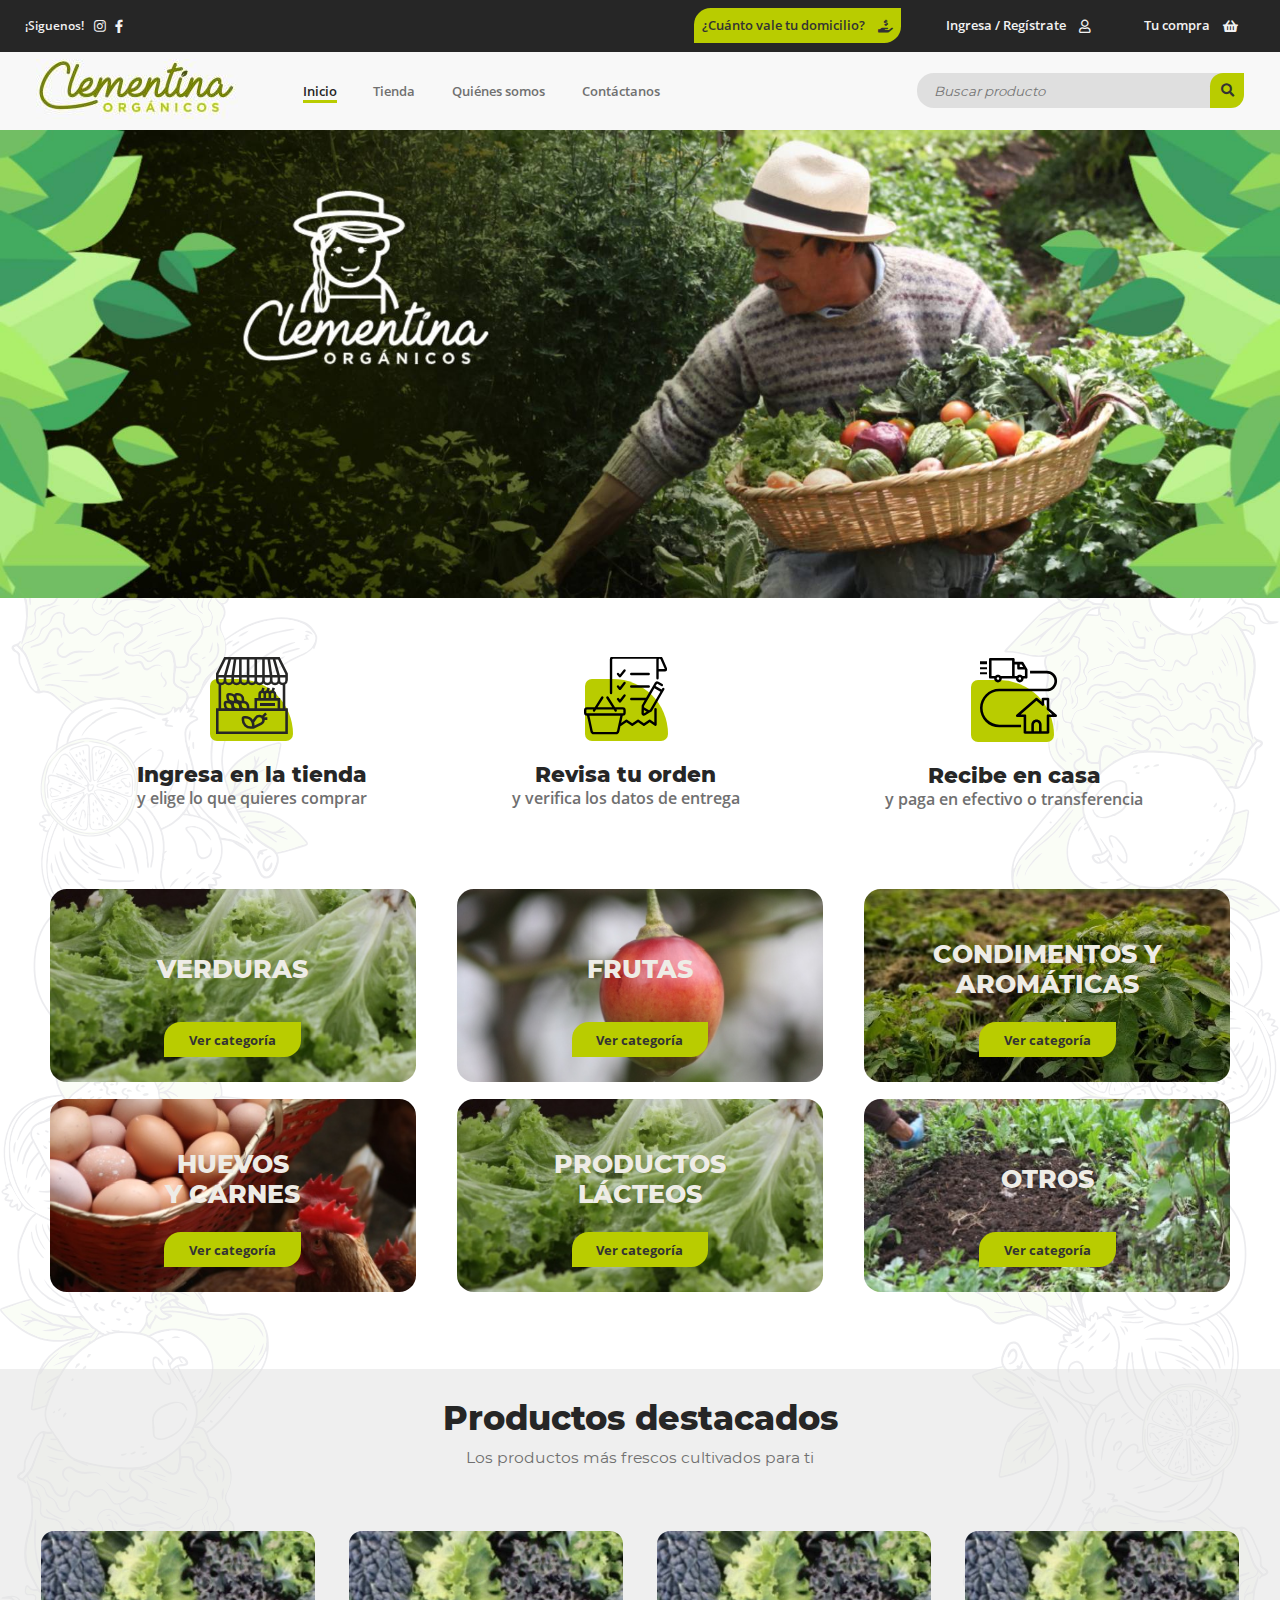
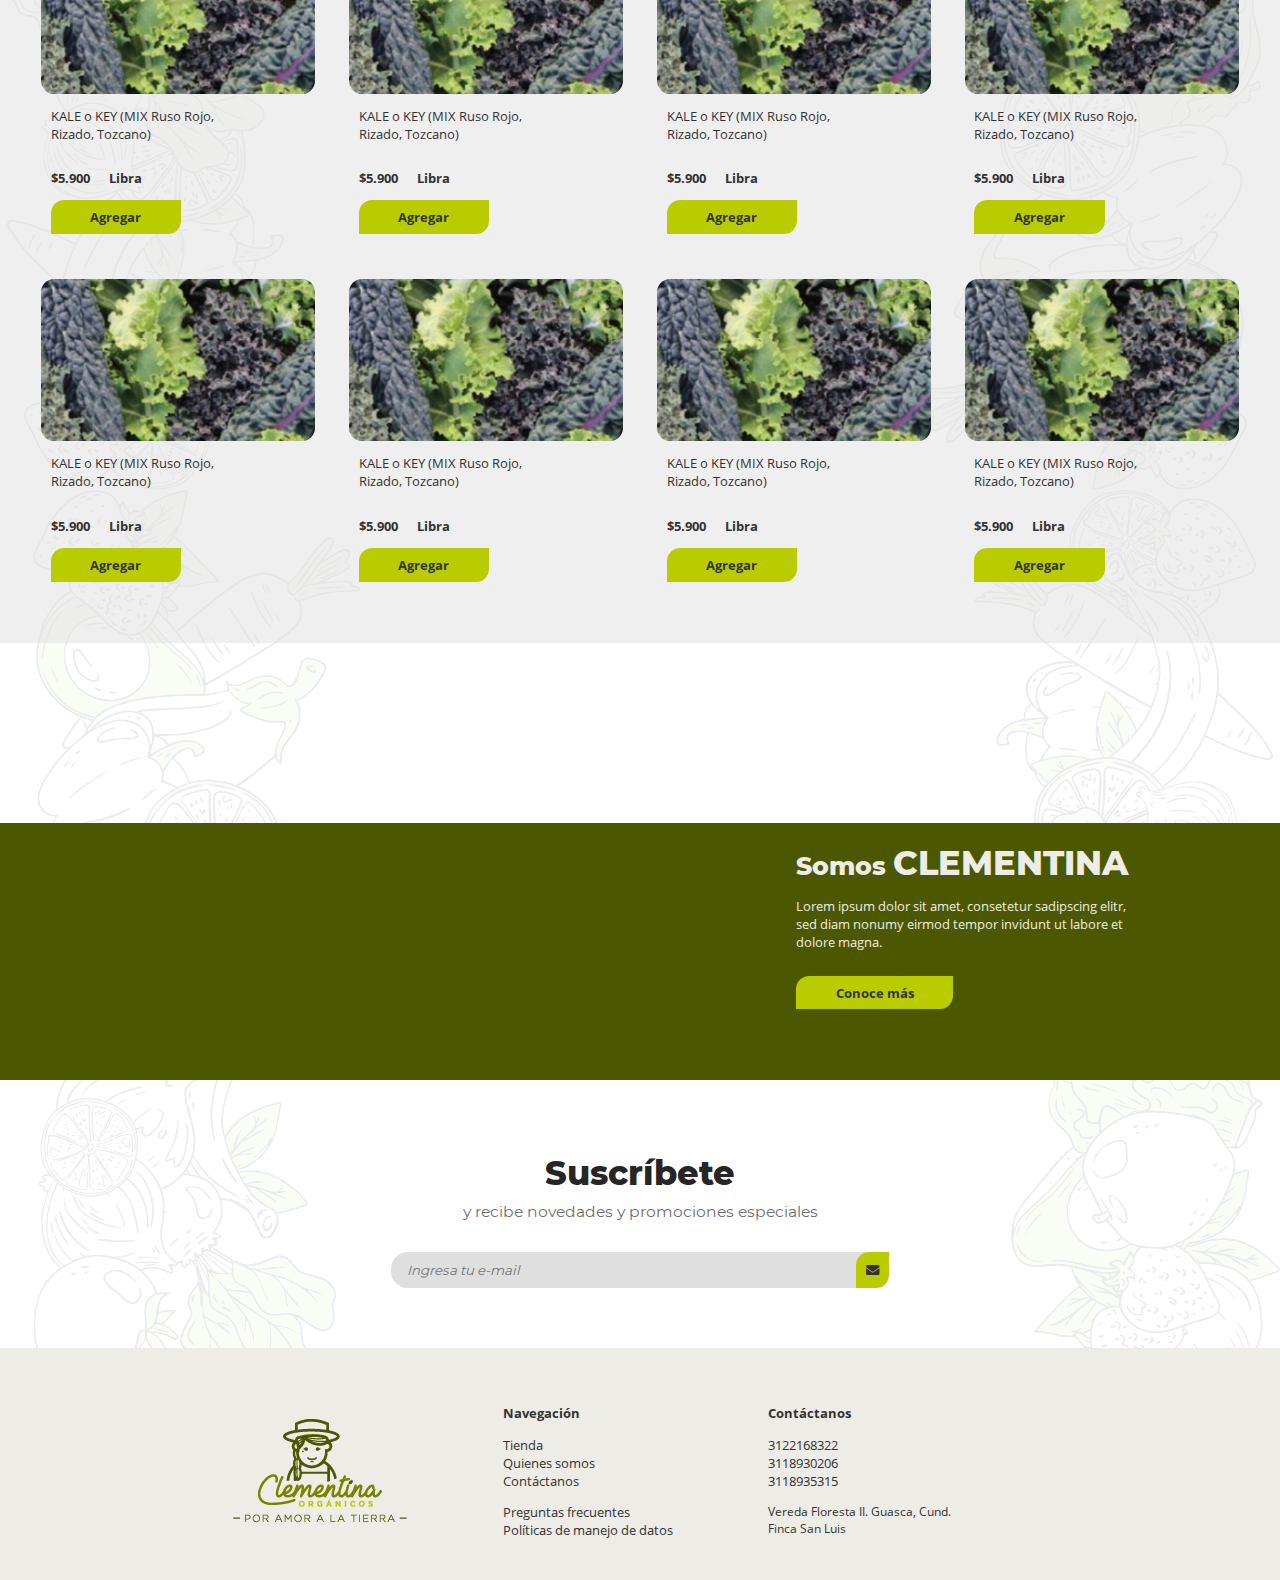
<file: index.html>
<!DOCTYPE html>
<html lang="en">

<head>
    <meta charset="UTF-8">
    <meta name="viewport" content="width=device-width, initial-scale=1.0">
    <link rel="stylesheet" href="styles/fontawesome/css/all.min.css">
    <link rel="stylesheet" href="styles/styles.css">
    <title>Home- Clementina Organicos</title>
</head>

<body>
    <header>
        <div class="topbar">
            <div class="redes">
                ¡Siguenos!
                <a href=""><i class="fab fa-instagram"></i></a>
                <a href=""><i class="fab fa-facebook-f"></i></a>
            </div>

            <div class="topbar-right">
                <a href="javascript:void(0)" class="login-carrito domicilio" onclick="openMod()">¿Cuánto vale tu domicilio? <i class="fas fa-hand-holding-usd"></i></a>
                <a href="javascript:void(0)" class="login-carrito" onclick="openModReg()">Ingresa / Regístrate <i class="far fa-user"></i></a>
                <a href="" class="login-carrito">Tu compra <i class="fas fa-shopping-basket"></i></a>
            </div>
        </div>

        <nav>
            <div class="logo">
                <img src="images/home/logo.jpg" alt="Logo">
            </div>
            <div class="menu" id="menu">
                <a href="index.html" class="active">Inicio</a>
                <a href="tienda.html">Tienda</a>
                <a href="quienes-somos.html">Quiénes somos</a>
                <a href="contacto.html">Contáctanos</a>
            </div>
            <a href="javascript:void(0)" class="menu-icon" onclick="displayMenu()"><i class="fas fa-bars"></i></a>
            <div class="formulary">
                <form id="search">
                    <input type="text" placeholder="Buscar producto">
                    <button>
                        <i class="fas fa-search"></i>
                    </button>
                </form>
            </div>
        </nav>
    </header>
    <div class="total">
        <section class="first-section">
            <div class="mainbanner">
                <img src="images/home/hombre-campo.jpg" alt="">
            </div>
            <div class="steps">
                <div class="step">
                    <img src="images/home/Grupo-37.svg" alt="Ingresa a la tienda">
                    <p>
                        <strong>Ingresa en la tienda</strong><br>y elige lo que quieres comprar
                    </p>
                </div>
                <div class="step">
                    <img src="images/home/Grupo-40.svg" alt="Revisa tu orden">
                    <p>
                        <strong>Revisa tu orden</strong><br>y verifica los datos de entrega
                    </p>
                </div>
                <div class="step">
                    <img src="images/home/Grupo-42.svg" alt="Recibe en casa">
                    <p>
                        <strong>Recibe en casa</strong><br>y paga en efectivo o transferencia
                    </p>
                </div>
            </div>
            <div class="home-category">
                <div>
                    <img src="images/home/verduras.jpg" alt="verduras">
                    <div>
                        <span class="title-category">VERDURAS</span>
                        <a href="" class="ver-categoria">Ver categoría</a>
                    </div>
                </div>
                <div>
                    <img src="images/home/frutas.jpg" alt="frutas">
                    <div>
                        <span class="title-category">FRUTAS</span>
                        <a href="" class="ver-categoria">Ver categoría</a>
                    </div>
                </div>
                <div>
                    <img src="images/home/condimentos-y-aromaticas.jpg" alt="condimentos y aromáticas">
                    <div>
                        <span class="title-category">CONDIMENTOS Y<br>AROMÁTICAS</span>
                        <a href="" class="ver-categoria">Ver categoría</a>
                    </div>
                </div>
                <div>
                    <img src="images/home/huevos-y-carnes.jpg" alt="huevos y carnes">
                    <div>
                        <span class="title-category">HUEVOS<br>Y CARNES</span>
                        <a href="" class="ver-categoria">Ver categoría</a>
                    </div>
                </div>
                <div>
                    <img src="images/home/verduras.jpg" alt="productos lácteos">
                    <div>
                        <span class="title-category">PRODUCTOS<br>LÁCTEOS</span>
                        <a href="" class="ver-categoria">Ver categoría</a>
                    </div>
                </div>
                <div>
                    <img src="images/home/otros.jpg" alt="otros">
                    <div>
                        <span class="title-category">OTROS</span>
                        <a href="" class="ver-categoria">Ver categoría</a>
                    </div>
                </div>
            </div>
        </section>

        <section class="productos-destacados">
            <div class="titulo-destacados">
                <h2>Productos destacados</h2>
                <p>Los productos más frescos cultivados para ti</p>
            </div>
            <div class="products">
                <div class="product-inner">
                    <img src="images/home/productos.jpg" alt="producto">
                    <div class="info-product">
                        <p class="name-product">KALE o KEY (MIX Ruso Rojo,<br>Rizado, Tozcano)</p>
                        <p>$5.900 &emsp; Libra</p>
                        <a href="" class="add-item">Agregar</a>
                    </div>
                </div>
                <div class="product-inner">
                    <img src="images/home/productos.jpg" alt="producto">
                    <div class="info-product">
                        <p class="name-product">KALE o KEY (MIX Ruso Rojo,<br>Rizado, Tozcano)</p>
                        <p>$5.900 &emsp; Libra</p>
                        <a href="" class="add-item">Agregar</a>
                    </div>
                </div>
                <div class="product-inner">
                    <img src="images/home/productos.jpg" alt="producto">
                    <div class="info-product">
                        <p class="name-product">KALE o KEY (MIX Ruso Rojo,<br>Rizado, Tozcano)</p>
                        <p>$5.900 &emsp; Libra</p>
                        <a href="" class="add-item">Agregar</a>
                    </div>
                </div>
                <div class="product-inner">
                    <img src="images/home/productos.jpg" alt="producto">
                    <div class="info-product">
                        <p class="name-product">KALE o KEY (MIX Ruso Rojo,<br>Rizado, Tozcano)</p>
                        <p>$5.900 &emsp; Libra</p>
                        <a href="" class="add-item">Agregar</a>
                    </div>
                </div>
                <div class="product-inner">
                    <img src="images/home/productos.jpg" alt="producto">
                    <div class="info-product">
                        <p class="name-product">KALE o KEY (MIX Ruso Rojo,<br>Rizado, Tozcano)</p>
                        <p>$5.900 &emsp; Libra</p>
                        <a href="" class="add-item">Agregar</a>
                    </div>
                </div>
                <div class="product-inner">
                    <img src="images/home/productos.jpg" alt="producto">
                    <div class="info-product">
                        <p class="name-product">KALE o KEY (MIX Ruso Rojo,<br>Rizado, Tozcano)</p>
                        <p>$5.900 &emsp; Libra</p>
                        <a href="" class="add-item">Agregar</a>
                    </div>
                </div>
                <div class="product-inner">
                    <img src="images/home/productos.jpg" alt="producto">
                    <div class="info-product">
                        <p class="name-product">KALE o KEY (MIX Ruso Rojo,<br>Rizado, Tozcano)</p>
                        <p>$5.900 &emsp; Libra</p>
                        <a href="" class="add-item">Agregar</a>
                    </div>
                </div>
                <div class="product-inner">
                    <img src="images/home/productos.jpg" alt="producto">
                    <div class="info-product">
                        <p class="name-product">KALE o KEY (MIX Ruso Rojo,<br>Rizado, Tozcano)</p>
                        <p>$5.900 &emsp; Libra</p>
                        <a href="" class="add-item">Agregar</a>
                    </div>
                </div>
            </div>
        </section>

        <section class="theerd-section">
            <div class="somos">
                <div class="video">
                    <iframe src="https://www.youtube.com/embed/hsK6StsFXP8" frameborder="0" allowfullscreen></iframe>
                </div>

                <div class="video-text">
                    <div class="video-content">
                        <h2>Somos <span>CLEMENTINA</span></h2>
                        <p>Lorem ipsum dolor sit amet, consetetur sadipscing elitr, sed diam nonumy eirmod tempor invidunt ut labore et dolore magna.</p>
                        <a href="" class="add-item">Conoce más</a>
                    </div>
                </div>
            </div>

            <div class="suscribe">
                <h2>Suscríbete</h2>
                <p>y recibe novedades y promociones especiales</p>
                <div class="formulary">
                    <form>
                        <input id="suscribe" type="text" placeholder="Ingresa tu e-mail">
                        <button><i class="fas fa-envelope"></i></button>
                    </form>
                </div>
            </div>
        </section>
    </div>

    <footer>
        <div class="logo-footer">
            <img src="images/footer/logo-footer.png" alt="logo clementina">
        </div>
        <div class="footer-menu">
            <div>
                <h2>Navegación</h2>
                <ul>
                    <li><a href="tienda.html">Tienda</a></li>
                    <li><a href="quienes-somos.html">Quienes somos</a></li>
                    <li><a href="contacto.html">Contáctanos</a></li>
                </ul>
                <ul>
                    <li><a href="#">Preguntas frecuentes</a></li>
                    <li><a href="#">Políticas de manejo de datos</a></li>
                </ul>

            </div>
            <div>
                <h2>Contáctanos</h2>
                <ul>
                    <li>3122168322</li>
                    <li>3118930206</li>
                    <li>3118935315</li>
                </ul>
                <p>Vereda Floresta II. Guasca, Cund.<br>Finca San Luis</p>
            </div>
        </div>
    </footer>

    <section class="mod-domicilio">
        <div class="box-dom">
            <h1>¿Cuánto vale mi domicilio?</h1>
            <a href="javascript:void(0)" class="close-mod" onclick="closeMod()"><i class="fas fa-times"></i></a>
            <img src="images/footer/mapa-domicilios.png" alt="">
        </div>
    </section>

    <section class="logIn">
        <div class="loginMod">
            <img src="images/footer/login.png" alt="">
            <a href="javascript:void(0)" class="closeModReg" onclick="closeModReg()"><i class="fas fa-times"></i></a>
            <h1>Ingresar con tu cuenta</h1>
            <p>Para realizar tu pedido debes identificarte</p>
            <form action="" class="loginForm">
                <div class="loginData">
                    <label for="email">Correo Electrónico</label>
                    <input type="email" name="emailaddress" id="email" required>
                </div>
                <div class="loginData">
                    <label for="passw">Password</label>
                    <input type="password" name="passw" id="passw" minlength="5" maxlength="10" required>
                </div>
                <div class="loginAdv">
                    <input type="checkbox" name="connected" id="connected" required>
                    <label for="connected">Mantenerme conectado</label>
                    <a href="new-pass.html" id="newPass">Olvidé mi contraseña</a>
                </div>
                <button class="add-item" id="register">Ingresar</button>
            </form>
            <hr>
            <p>¿Aún no tienes cuenta? <a href="resitro.html">Registrate</a></p>
        </div>
    </section>

    <script src="js/main.js"></script>
</body>

</html>
</file>
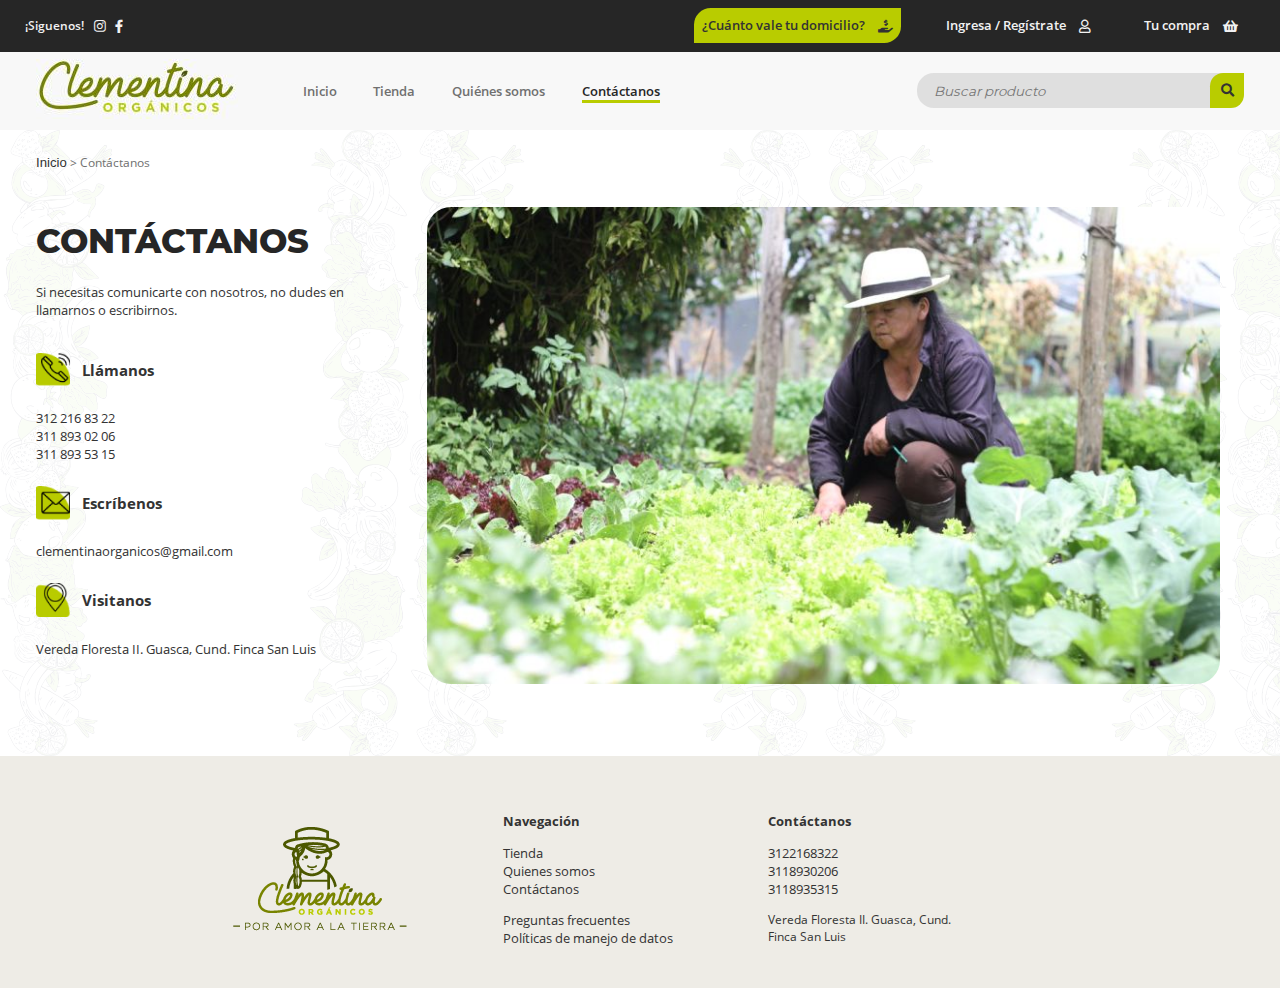
<file: contacto.html>
<!DOCTYPE html>
<html lang="en">

<head>
    <meta charset="UTF-8">
    <meta name="viewport" content="width=device-width, initial-scale=1.0">
    <link rel="stylesheet" href="styles/fontawesome/css/all.min.css">
    <link rel="stylesheet" href="styles/styles.css">
    <title>Contáctanos- Clementina Organicos</title>
</head>

<body>
    <header>
        <div class="topbar">
            <div class="redes">
                ¡Siguenos!
                <a href=""><i class="fab fa-instagram"></i></a>
                <a href=""><i class="fab fa-facebook-f"></i></a>
            </div>

            <div class="topbar-right">
                <a href="javascript:void(0)" class="login-carrito domicilio" onclick="openMod()">¿Cuánto vale tu domicilio? <i class="fas fa-hand-holding-usd"></i></a>
                <a href="javascript:void(0)" class="login-carrito" onclick="openModReg()">Ingresa / Regístrate <i class="far fa-user"></i></a>
                <a href="" class="login-carrito">Tu compra <i class="fas fa-shopping-basket"></i></a>
            </div>
        </div>

        <nav>
            <div class="logo">
                <img src="images/home/logo.jpg" alt="Logo">
            </div>
            <div class="menu" id="menu">
                <a href="index.html">Inicio</a>
                <a href="tienda.html">Tienda</a>
                <a href="quienes-somos.html">Quiénes somos</a>
                <a href="contacto.html" class="active">Contáctanos</a>
            </div>
            <a href="javascript:void(0)" class="menu-icon" onclick="displayMenu()"><i class="fas fa-bars"></i></a>
            <div class="formulary">
                <form id="search">
                    <input type="text" placeholder="Buscar producto">
                    <button>
                        <i class="fas fa-search"></i>
                    </button>
                </form>
            </div>
        </nav>
    </header>

    <section class="total">
        <div class="atras contactos">
            <a href="index.html">Inicio </a>
            <span>> Contáctanos</span>
        </div>
        <div class="contact">
            <div class="info">
                <h1>CONTÁCTANOS</h1>
                <p>Si necesitas comunicarte con nosotros, no dudes en llamarnos o escribirnos.</p>

                <div>
                    <img src="images/contacto/phone.png" alt="">
                    <h3>Llámanos</h3>
                </div>
                <ul>
                    <li>312 216 83 22</li>
                    <li>311 893 02 06</li>
                    <li>311 893 53 15</li>
                </ul>

                <div>
                    <img src="images/contacto/envelope.png" alt="">
                    <h3>Escríbenos</h3>
                </div>
                <ul>
                    <li>clementinaorganicos@gmail.com</li>
                </ul>

                <div>
                    <img src="images/contacto/pinpoint.png" alt="">
                    <h3>Visitanos</h3>
                </div>
                <ul>
                    <li>Vereda Floresta II. Guasca, Cund. Finca San Luis</li>
                </ul>
            </div>
            <img src="images/contacto/contact.jpg" alt="" id="main-img">
        </div>
    </section>

    <footer>
        <div class="logo-footer">
            <img src="images/footer/logo-footer.png" alt="logo clementina">
        </div>
        <div class="footer-menu">
            <div>
                <h2>Navegación</h2>
                <ul>
                    <li><a href="tienda.html">Tienda</a></li>
                    <li><a href="quienes-somos.html">Quienes somos</a></li>
                    <li><a href="contacto.html">Contáctanos</a></li>
                </ul>
                <ul>
                    <li><a href="#">Preguntas frecuentes</a></li>
                    <li><a href="#">Políticas de manejo de datos</a></li>
                </ul>

            </div>
            <div>
                <h2>Contáctanos</h2>
                <ul>
                    <li>3122168322</li>
                    <li>3118930206</li>
                    <li>3118935315</li>
                </ul>
                <p>Vereda Floresta II. Guasca, Cund.<br>Finca San Luis</p>
            </div>
        </div>
    </footer>

    <section class="mod-domicilio">
        <div class="box-dom">
            <h1>¿Cuánto vale mi domicilio?</h1>
            <a href="javascript:void(0)" class="close-mod" onclick="closeMod()"><i class="fas fa-times"></i></a>
            <img src="images/footer/mapa-domicilios.png" alt="">
        </div>
    </section>

    <section class="logIn">
        <div class="loginMod">
            <img src="images/footer/login.png" alt="">
            <a href="javascript:void(0)" class="closeModReg" onclick="closeModReg()"><i class="fas fa-times"></i></a>
            <h1>Ingresar con tu cuenta</h1>
            <p>Para realizar tu pedido debes identificarte</p>
            <form action="" class="loginForm">
                <div class="loginData">
                    <label for="email">Correo Electrónico</label>
                    <input type="email" name="emailaddress" id="email" required>
                </div>
                <div class="loginData">
                    <label for="passw">Password</label>
                    <input type="password" name="passw" id="passw" minlength="5" maxlength="10" required>
                </div>
                <div class="loginAdv">
                    <input type="checkbox" name="connected" id="connected" required>
                    <label for="connected">Mantenerme conectado</label>
                    <a href="new-pass.html" id="newPass">Olvidé mi contraseña</a>
                </div>
                <button class="add-item" id="register">Ingresar</button>
            </form>
            <hr>
            <p>¿Aún no tienes cuenta? <a href="resitro.html">Registrate</a></p>
        </div>
    </section>

    <script src="js/main.js"></script>
</body>

</html>
</file>
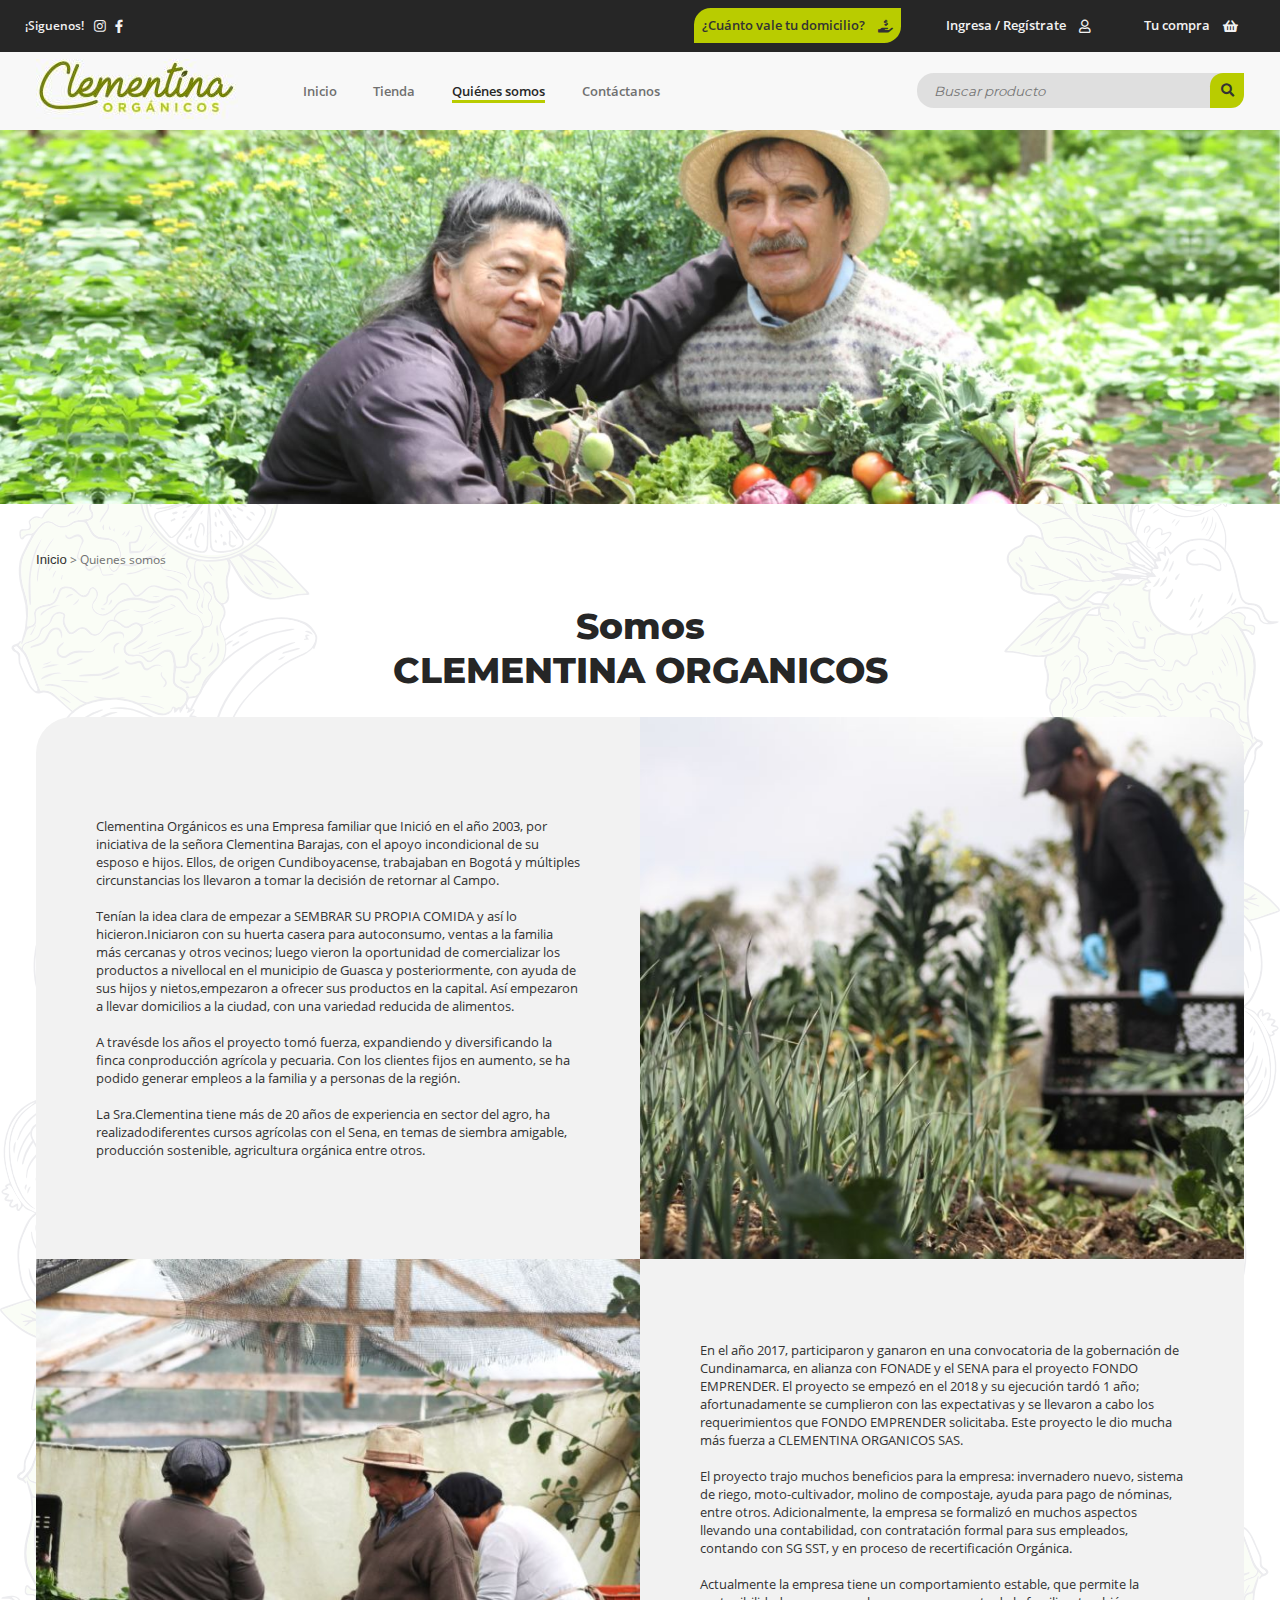
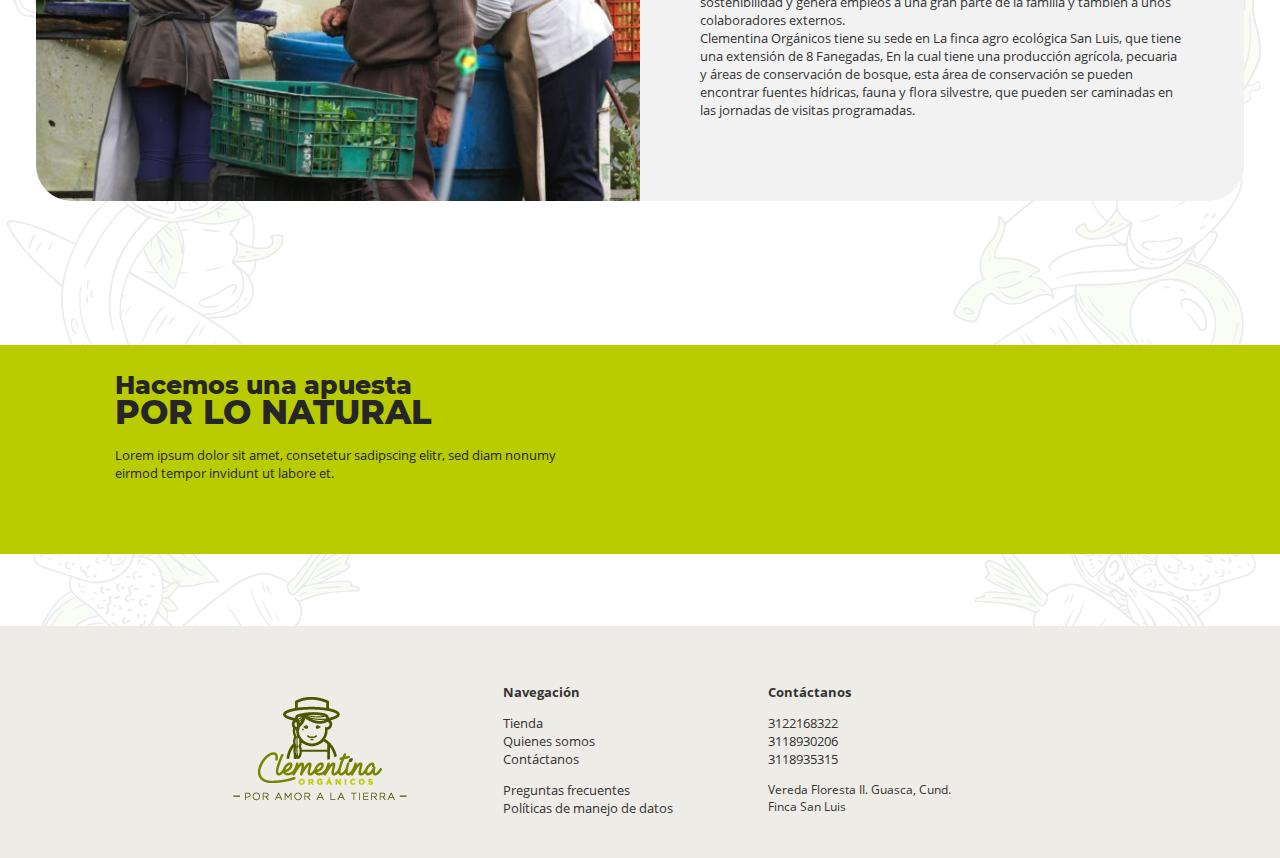
<file: quienes-somos.html>
<!DOCTYPE html>
<html lang="en">

<head>
    <meta charset="UTF-8">
    <meta name="viewport" content="width=device-width, initial-scale=1.0">
    <link rel="stylesheet" href="styles/fontawesome/css/all.min.css">
    <link rel="stylesheet" href="styles/styles.css">
    <title>Quienes Somos- Clementina Organicos</title>
</head>

<body>
    <header>
        <div class="topbar">
            <div class="redes">
                ¡Siguenos!
                <a href=""><i class="fab fa-instagram"></i></a>
                <a href=""><i class="fab fa-facebook-f"></i></a>
            </div>

            <div class="topbar-right">
                <a href="javascript:void(0)" class="login-carrito domicilio" onclick="openMod()">¿Cuánto vale tu domicilio? <i class="fas fa-hand-holding-usd"></i></a>
                <a href="javascript:void(0)" class="login-carrito" onclick="openModReg()">Ingresa / Regístrate <i class="far fa-user"></i></a>
                <a href="" class="login-carrito">Tu compra <i class="fas fa-shopping-basket"></i></a>
            </div>
        </div>

        <nav>
            <div class="logo">
                <img src="images/home/logo.jpg" alt="Logo">
            </div>
            <div class="menu" id="menu">
                <a href="index.html">Inicio</a>
                <a href="tienda.html">Tienda</a>
                <a href="quienes-somos.html" class="active">Quiénes somos</a>
                <a href="contacto.html">Contáctanos</a>
            </div>
            <a href="javascript:void(0)" class="menu-icon" onclick="displayMenu()"><i class="fas fa-bars"></i></a>
            <div class="formulary">
                <form id="search">
                    <input type="text" placeholder="Buscar producto">
                    <button>
                        <i class="fas fa-search"></i>
                    </button>
                </form>
            </div>
        </nav>
    </header>

    <section class="total">
        <div class="mainbanner">
            <img src="images/quienes-somos/familia-campo.jpg" alt="">
        </div>
        <div class="about-us">
            <div class="atras back">
                <a href="index.html">Inicio </a>
                <span>> Quienes somos</span>
            </div>
            <h1>Somos <br> CLEMENTINA ORGANICOS</h1>
            <div class="us-main">
                <div class="us-content">
                    <p> Clementina Orgánicos es una Empresa familiar que Inició en el año 2003, por iniciativa de la señora Clementina Barajas, con el apoyo incondicional de su esposo e hijos. Ellos, de origen Cundiboyacense, trabajaban en Bogotá y múltiples
                        circunstancias los llevaron a tomar la decisión de retornar al Campo. <br><br> Tenían la idea clara de empezar a SEMBRAR SU PROPIA COMIDA y así lo hicieron.Iniciaron con su huerta casera para autoconsumo, ventas a la familia más
                        cercanas y otros vecinos; luego vieron la oportunidad de comercializar los productos a nivellocal en el municipio de Guasca y posteriormente, con ayuda de sus hijos y nietos,empezaron a ofrecer sus productos en la capital. Así
                        empezaron a llevar domicilios a la ciudad, con una variedad reducida de alimentos. <br><br> A travésde los años el proyecto tomó fuerza, expandiendo y diversificando la finca conproducción agrícola y pecuaria. Con los clientes
                        fijos en aumento, se ha podido generar empleos a la familia y a personas de la región. <br><br> La Sra.Clementina tiene más de 20 años de experiencia en sector del agro, ha realizadodiferentes cursos agrícolas con el Sena, en temas
                        de siembra amigable, producción sostenible, agricultura orgánica entre otros.</p>
                    <img src="images/quienes-somos/siembra.jpg" alt="" id="semilla">
                </div>
                <div class="us-content reverse">
                    <p> En el año 2017, participaron y ganaron en una convocatoria de la gobernación de Cundinamarca, en alianza con FONADE y el SENA para el proyecto FONDO EMPRENDER. El proyecto se empezó en el 2018 y su ejecución tardó 1 año; afortunadamente
                        se cumplieron con las expectativas y se llevaron a cabo los requerimientos que FONDO EMPRENDER solicitaba. Este proyecto le dio mucha más fuerza a CLEMENTINA ORGANICOS SAS. <br><br> El proyecto trajo muchos beneficios para la empresa:
                        invernadero nuevo, sistema de riego, moto-cultivador, molino de compostaje, ayuda para pago de nóminas, entre otros. Adicionalmente, la empresa se formalizó en muchos aspectos llevando una contabilidad, con contratación formal
                        para sus empleados, contando con SG SST, y en proceso de recertificación Orgánica. <br><br> Actualmente la empresa tiene un comportamiento estable, que permite la sostenibilidad y genera empleos a una gran parte de la familia y
                        también a unos colaboradores externos. <br> Clementina Orgánicos tiene su sede en La finca agro ecológica San Luis, que tiene una extensión de 8 Fanegadas, En la cual tiene una producción agrícola, pecuaria y áreas de conservación
                        de bosque, esta área de conservación se pueden encontrar fuentes hídricas, fauna y flora silvestre, que pueden ser caminadas en las jornadas de visitas programadas.</p>
                    <img src="images/quienes-somos/cosecha.jpg" alt="" id="cosecha">
                </div>
            </div>
        </div>
        <div class="theerd-section">
            <div class="us-somos">
                <div class="us-video">
                    <iframe src="https://www.youtube.com/embed/hsK6StsFXP8" frameborder="0" allowfullscreen></iframe>
                </div>

                <div class="video-text nosotros">
                    <div class="us-video-content">
                        <h2>Hacemos una apuesta <br><span>POR LO NATURAL</span></h2>
                        <p>Lorem ipsum dolor sit amet, consetetur sadipscing elitr, sed diam nonumy eirmod tempor invidunt ut labore et.</p>
                    </div>
                </div>
            </div>
        </div>
    </section>

    <footer>
        <div class="logo-footer">
            <img src="images/footer/logo-footer.png" alt="logo clementina">
        </div>
        <div class="footer-menu">
            <div>
                <h2>Navegación</h2>
                <ul>
                    <li><a href="tienda.html">Tienda</a></li>
                    <li><a href="quienes-somos.html">Quienes somos</a></li>
                    <li><a href="contacto.html">Contáctanos</a></li>
                </ul>
                <ul>
                    <li><a href="#">Preguntas frecuentes</a></li>
                    <li><a href="#">Políticas de manejo de datos</a></li>
                </ul>

            </div>
            <div>
                <h2>Contáctanos</h2>
                <ul>
                    <li>3122168322</li>
                    <li>3118930206</li>
                    <li>3118935315</li>
                </ul>
                <p>Vereda Floresta II. Guasca, Cund.<br>Finca San Luis</p>
            </div>
        </div>
    </footer>

    <section class="mod-domicilio">
        <div class="box-dom">
            <h1>¿Cuánto vale mi domicilio?</h1>
            <a href="javascript:void(0)" class="close-mod" onclick="closeMod()"><i class="fas fa-times"></i></a>
            <img src="images/footer/mapa-domicilios.png" alt="">
        </div>
    </section>

    <section class="logIn">
        <div class="loginMod">
            <img src="images/footer/login.png" alt="">
            <a href="javascript:void(0)" class="closeModReg" onclick="closeModReg()"><i class="fas fa-times"></i></a>
            <h1>Ingresar con tu cuenta</h1>
            <p>Para realizar tu pedido debes identificarte</p>
            <form action="" class="loginForm">
                <div class="loginData">
                    <label for="email">Correo Electrónico</label>
                    <input type="email" name="emailaddress" id="email" required>
                </div>
                <div class="loginData">
                    <label for="passw">Password</label>
                    <input type="password" name="passw" id="passw" minlength="5" maxlength="10" required>
                </div>
                <div class="loginAdv">
                    <input type="checkbox" name="connected" id="connected" required>
                    <label for="connected">Mantenerme conectado</label>
                    <a href="new-pass.html" id="newPass">Olvidé mi contraseña</a>
                </div>
                <button class="add-item" id="register">Ingresar</button>
            </form>
            <hr>
            <p>¿Aún no tienes cuenta? <a href="resitro.html">Registrate</a></p>
        </div>
    </section>

    <script src="js/main.js"></script>
</body>

</html>
</file>
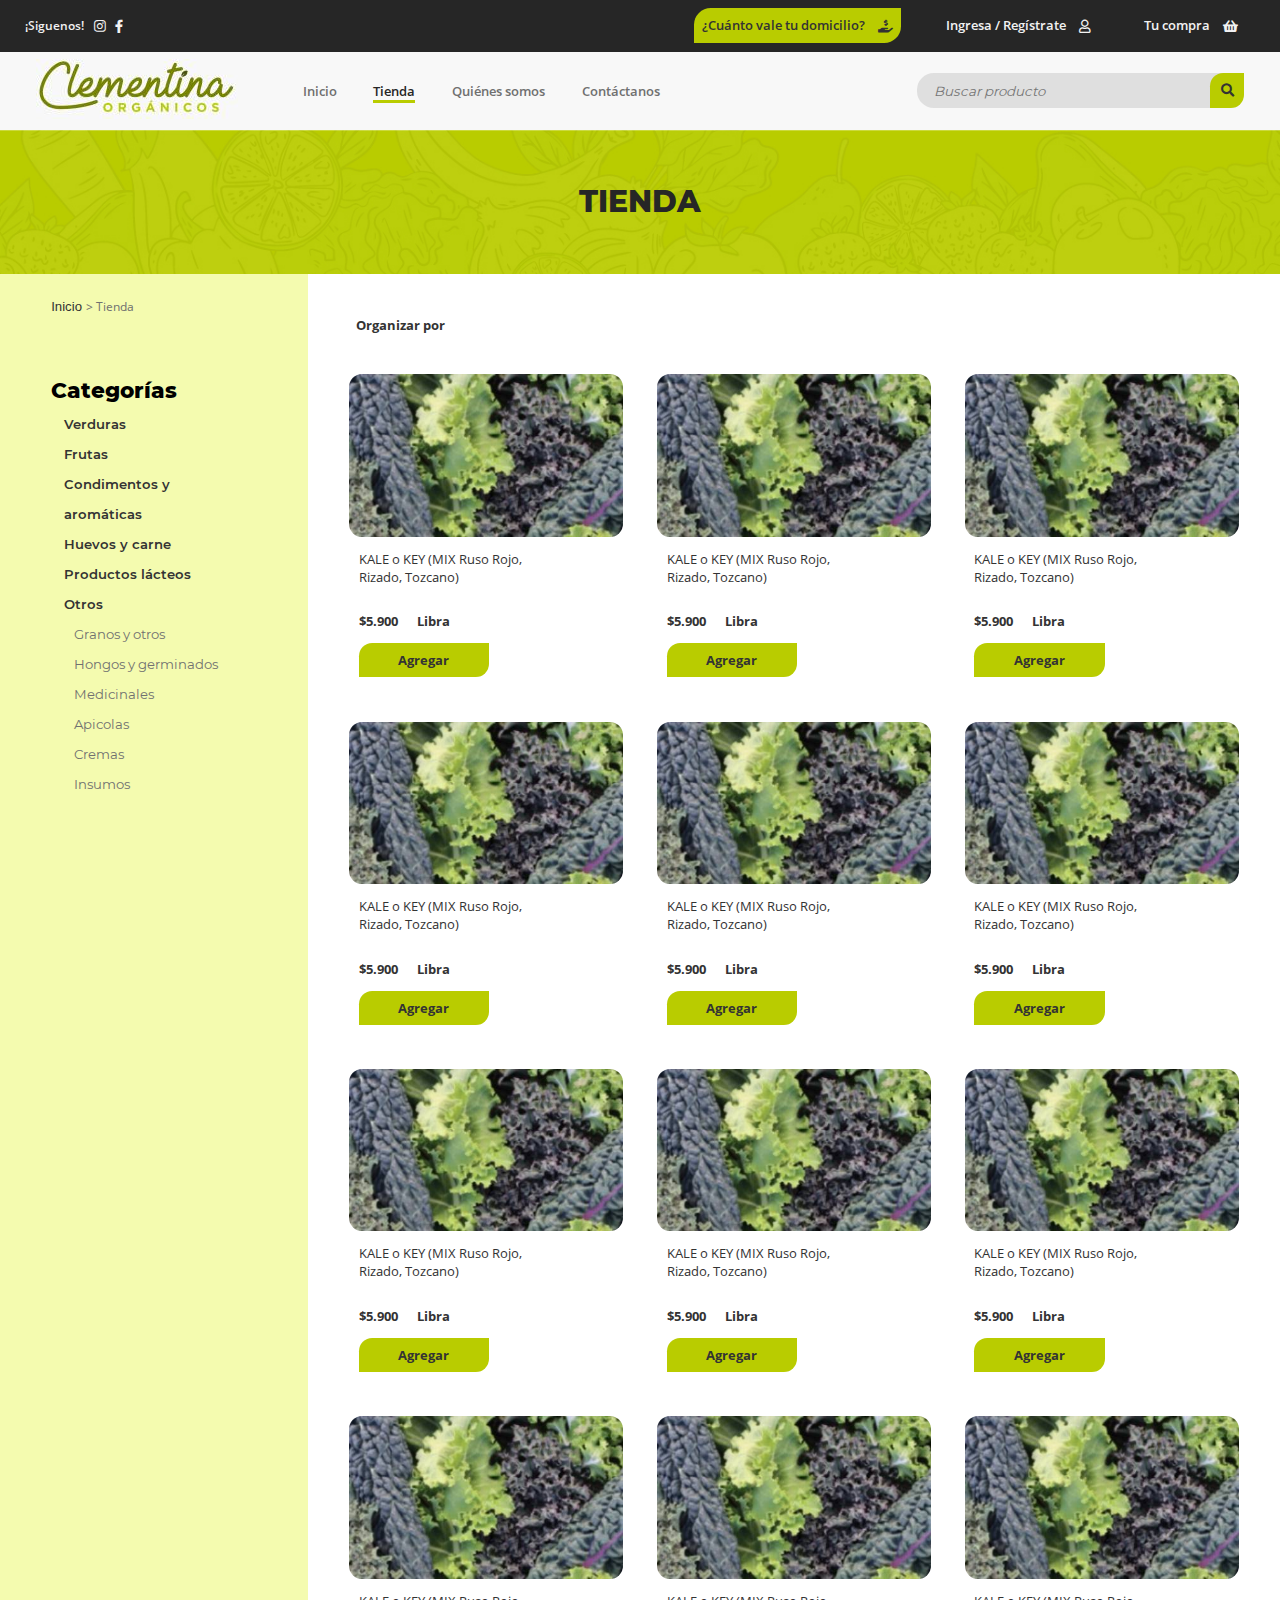
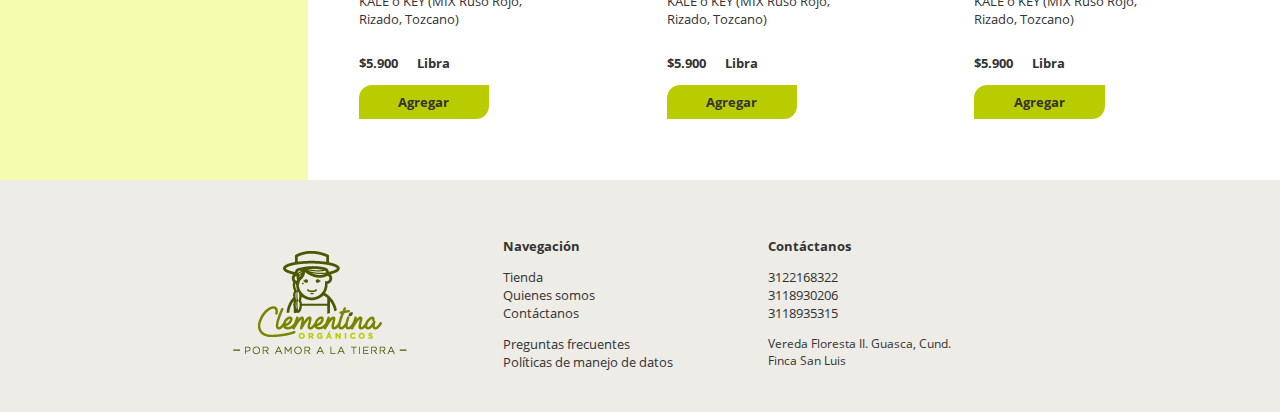
<file: tienda.html>
<!DOCTYPE html>
<html lang="en">

<head>
    <meta charset="UTF-8">
    <meta name="viewport" content="width=device-width, initial-scale=1.0">
    <link rel="stylesheet" href="styles/fontawesome/css/all.min.css">
    <link rel="stylesheet" href="styles/styles.css">
    <title>Tienda- Clementina Organicos</title>
</head>

<body>
    <header>
        <div class="topbar">
            <div class="redes">
                ¡Siguenos!
                <a href=""><i class="fab fa-instagram"></i></a>
                <a href=""><i class="fab fa-facebook-f"></i></a>
            </div>

            <div class="topbar-right">
                <a href="javascript:void(0)" class="login-carrito domicilio" onclick="openMod()">¿Cuánto vale tu domicilio? <i class="fas fa-hand-holding-usd"></i></a>
                <a href="javascript:void(0)" class="login-carrito" onclick="openModReg()">Ingresa / Regístrate <i class="far fa-user"></i></a>
                <a href="" class="login-carrito">Tu compra <i class="fas fa-shopping-basket"></i></a>
            </div>
        </div>

        <nav>
            <div class="logo">
                <img src="images/home/logo.jpg" alt="Logo">
            </div>
            <div class="menu" id="menu">
                <a href="index.html">Inicio</a>
                <a href="tienda.html" class="active">Tienda</a>
                <a href="quienes-somos.html">Quiénes somos</a>
                <a href="contacto.html">Contáctanos</a>
            </div>
            <a href="javascript:void(0)" class="menu-icon" onclick="displayMenu()"><i class="fas fa-bars"></i></a>
            <div class="formulary">
                <form id="search">
                    <input type="text" placeholder="Buscar producto">
                    <button>
                        <i class="fas fa-search"></i>
                    </button>
                </form>
            </div>
        </nav>
    </header>

    <section class="store">
        <h1>TIENDA</h1>
        <div class="store-content">
            <div class="category">
                <div class="atras">
                    <a href="index.html">Inicio </a>
                    <span>> Tienda</span>
                </div>
                <div class="category-list">
                    <ul><span>Categorías</span>
                        <li class="primary">Verduras</li>
                        <li class="primary">Frutas</li>
                        <li class="primary">Condimentos y aromáticas</li>
                        <li class="primary">Huevos y carne</li>
                        <li class="primary">Productos lácteos</li>
                        <li class="primary">Otros
                            <ul>
                                <li class="secondary">Granos y otros</li>
                                <li class="secondary">Hongos y germinados</li>
                                <li class="secondary">Medicinales</li>
                                <li class="secondary">Apicolas</li>
                                <li class="secondary">Cremas</li>
                                <li class="secondary">Insumos</li>
                            </ul>
                        </li>
                    </ul>
                </div>
            </div>

            <div>
                <div class="filter">
                    <a href="">Organizar por</a>
                </div>
                <div class="products">
                    <div class="product-inner tienda">
                        <img src="images/home/productos.jpg" alt="producto">
                        <div class="info-product">
                            <p class="name-product">KALE o KEY (MIX Ruso Rojo,<br>Rizado, Tozcano)</p>
                            <p>$5.900 &emsp; Libra</p>
                            <a href="" class="add-item">Agregar</a>
                        </div>
                    </div>
                    <div class="product-inner tienda">
                        <img src="images/home/productos.jpg" alt="producto">
                        <div class="info-product">
                            <p class="name-product">KALE o KEY (MIX Ruso Rojo,<br>Rizado, Tozcano)</p>
                            <p>$5.900 &emsp; Libra</p>
                            <a href="" class="add-item">Agregar</a>
                        </div>
                    </div>
                    <div class="product-inner tienda">
                        <img src="images/home/productos.jpg" alt="producto">
                        <div class="info-product">
                            <p class="name-product">KALE o KEY (MIX Ruso Rojo,<br>Rizado, Tozcano)</p>
                            <p>$5.900 &emsp; Libra</p>
                            <a href="" class="add-item">Agregar</a>
                        </div>
                    </div>
                    <div class="product-inner tienda">
                        <img src="images/home/productos.jpg" alt="producto">
                        <div class="info-product">
                            <p class="name-product">KALE o KEY (MIX Ruso Rojo,<br>Rizado, Tozcano)</p>
                            <p>$5.900 &emsp; Libra</p>
                            <a href="" class="add-item">Agregar</a>
                        </div>
                    </div>
                    <div class="product-inner tienda">
                        <img src="images/home/productos.jpg" alt="producto">
                        <div class="info-product">
                            <p class="name-product">KALE o KEY (MIX Ruso Rojo,<br>Rizado, Tozcano)</p>
                            <p>$5.900 &emsp; Libra</p>
                            <a href="" class="add-item">Agregar</a>
                        </div>
                    </div>
                    <div class="product-inner tienda">
                        <img src="images/home/productos.jpg" alt="producto">
                        <div class="info-product">
                            <p class="name-product">KALE o KEY (MIX Ruso Rojo,<br>Rizado, Tozcano)</p>
                            <p>$5.900 &emsp; Libra</p>
                            <a href="" class="add-item">Agregar</a>
                        </div>
                    </div>
                    <div class="product-inner tienda">
                        <img src="images/home/productos.jpg" alt="producto">
                        <div class="info-product">
                            <p class="name-product">KALE o KEY (MIX Ruso Rojo,<br>Rizado, Tozcano)</p>
                            <p>$5.900 &emsp; Libra</p>
                            <a href="" class="add-item">Agregar</a>
                        </div>
                    </div>
                    <div class="product-inner tienda">
                        <img src="images/home/productos.jpg" alt="producto">
                        <div class="info-product">
                            <p class="name-product">KALE o KEY (MIX Ruso Rojo,<br>Rizado, Tozcano)</p>
                            <p>$5.900 &emsp; Libra</p>
                            <a href="" class="add-item">Agregar</a>
                        </div>
                    </div>
                    <div class="product-inner tienda">
                        <img src="images/home/productos.jpg" alt="producto">
                        <div class="info-product">
                            <p class="name-product">KALE o KEY (MIX Ruso Rojo,<br>Rizado, Tozcano)</p>
                            <p>$5.900 &emsp; Libra</p>
                            <a href="" class="add-item">Agregar</a>
                        </div>
                    </div>
                    <div class="product-inner tienda">
                        <img src="images/home/productos.jpg" alt="producto">
                        <div class="info-product">
                            <p class="name-product">KALE o KEY (MIX Ruso Rojo,<br>Rizado, Tozcano)</p>
                            <p>$5.900 &emsp; Libra</p>
                            <a href="" class="add-item">Agregar</a>
                        </div>
                    </div>
                    <div class="product-inner tienda">
                        <img src="images/home/productos.jpg" alt="producto">
                        <div class="info-product">
                            <p class="name-product">KALE o KEY (MIX Ruso Rojo,<br>Rizado, Tozcano)</p>
                            <p>$5.900 &emsp; Libra</p>
                            <a href="" class="add-item">Agregar</a>
                        </div>
                    </div>
                    <div class="product-inner tienda">
                        <img src="images/home/productos.jpg" alt="producto">
                        <div class="info-product">
                            <p class="name-product">KALE o KEY (MIX Ruso Rojo,<br>Rizado, Tozcano)</p>
                            <p>$5.900 &emsp; Libra</p>
                            <a href="" class="add-item">Agregar</a>
                        </div>
                    </div>
                </div>
            </div>
        </div>
    </section>

    <footer>
        <div class="logo-footer">
            <img src="images/footer/logo-footer.png" alt="logo clementina">
        </div>
        <div class="footer-menu">
            <div>
                <h2>Navegación</h2>
                <ul>
                    <li><a href="tienda.html">Tienda</a></li>
                    <li><a href="quienes-somos.html">Quienes somos</a></li>
                    <li><a href="contacto.html">Contáctanos</a></li>
                </ul>
                <ul>
                    <li><a href="#">Preguntas frecuentes</a></li>
                    <li><a href="#">Políticas de manejo de datos</a></li>
                </ul>

            </div>
            <div>
                <h2>Contáctanos</h2>
                <ul>
                    <li>3122168322</li>
                    <li>3118930206</li>
                    <li>3118935315</li>
                </ul>
                <p>Vereda Floresta II. Guasca, Cund.<br>Finca San Luis</p>
            </div>
        </div>
    </footer>

    <section class="mod-domicilio">
        <div class="box-dom">
            <h1>¿Cuánto vale mi domicilio?</h1>
            <a href="javascript:void(0)" class="close-mod" onclick="closeMod()"><i class="fas fa-times"></i></a>
            <img src="images/footer/mapa-domicilios.png" alt="">
        </div>
    </section>

    <section class="logIn">
        <div class="loginMod">
            <img src="images/footer/login.png" alt="">
            <a href="javascript:void(0)" class="closeModReg" onclick="closeModReg()"><i class="fas fa-times"></i></a>
            <h1>Ingresar con tu cuenta</h1>
            <p>Para realizar tu pedido debes identificarte</p>
            <form action="" class="loginForm">
                <div class="loginData">
                    <label for="email">Correo Electrónico</label>
                    <input type="email" name="emailaddress" id="email" required>
                </div>
                <div class="loginData">
                    <label for="passw">Password</label>
                    <input type="password" name="passw" id="passw" minlength="5" maxlength="10" required>
                </div>
                <div class="loginAdv">
                    <input type="checkbox" name="connected" id="connected" required>
                    <label for="connected">Mantenerme conectado</label>
                    <a href="new-pass.html" id="newPass">Olvidé mi contraseña</a>
                </div>
                <button class="add-item" id="register">Ingresar</button>
            </form>
            <hr>
            <p>¿Aún no tienes cuenta? <a href="resitro.html">Registrate</a></p>
        </div>
    </section>

    <script src="js/main.js"></script>
</body>

</html>
</file>
<file: styles/styles.css>
@font-face {
        font-family: 'open-sans-extrabold';
        src: url("fonts/OpenSans-ExtraBold.ttf");
    }
    
    @font-face {
        font-family: 'open-sans-bold';
        src: url("fonts/OpenSans-Bold.ttf");
    }
    
    @font-face {
        font-family: 'open-sans-semibold';
        src: url("fonts/OpenSans-SemiBold.ttf");
    }
    
    @font-face {
        font-family: 'open-sans-regular';
        src: url("fonts/OpenSans-Regular.ttf");
    }
    
    @font-face {
        font-family: 'montserrat-extrabold';
        src: url("fonts/Montserrat-ExtraBold.ttf");
    }
    
    @font-face {
        font-family: 'montserrat-bold';
        src: url("fonts/Montserrat-Bold.ttf");
    }
    
    @font-face {
        font-family: 'montserrat-semibold';
        src: url("fonts/Montserrat-SemiBold.ttf");
    }
    
    @font-face {
        font-family: 'montserrat-regular';
        src: url("fonts/Montserrat-Regular.ttf");
    }
    
    html {
        font-family: 'open-sans-regular', sans-serif;
        font-size: 14px;
    }
    
    body {
        display: inline;
        margin: 0;
    }
    
    a {
        text-decoration: none;
    }
    
    img {
        max-width: 100%;
        height: auto;
    }
    
    header {
        position: fixed;
        top: 0;
        width: 100%;
        z-index: 1;
    }
    
    .topbar {
        display: flex;
        height: 4.3rem;
        align-items: center;
        background: #262626;
        font-family: 'open-sans-semibold', sans-serif;
    }
    
    .topbar i {
        padding-left: 0.8rem;
        color: #f2f2f2;
    }
    
    .redes {
        display: flex;
        flex: 2 1 auto;
        margin: 0 2.1rem;
        color: #f2f2f2;
    }
    
    .login-carrito {
        color: #f2f2f2;
        padding: 0.7rem;
        margin-right: 2.8rem;
    }
    
    .domicilio {
        background-color: #b9cc00;
        border-radius: 1.4rem 0;
        color: #333333
    }
    
    .domicilio i {
        color: #333333;
    }
    
    nav {
        display: flex;
        height: 6.5rem;
        background: #f8f8f8;
    }
    
    .logo,
    .formulary {
        margin: auto 3rem;
        font-family: 'montserrat-regular', sans-serif;
        font-style: italic;
    }
    
    .menu {
        margin: auto 3rem;
        flex-grow: 1;
        font-family: 'open-sans-semibold', sans-serif;
    }
    
    .menu a {
        color: #707070;
        margin: 0 1.4rem;
    }
    
    .menu .active,
    .menu.menu-mobile .active {
        color: #262626;
        border-bottom: 0.3rem solid #b9cc00;
    }
    
    .menu-icon {
        display: none;
    }
    
    .menu.menu-mobile {
        align-items: flex-end;
        position: absolute;
        top: 10.8rem;
        display: flex;
        justify-content: space-evenly;
        width: 100%;
        background: #f8f8f8;
    }
    
    .menu-mobile a {
        margin: 1rem;
        color: #707070;
    }
    
    .menu a:hover,
    .menu.menu-mobile a:hover {
        border-bottom: 0.3rem solid #b9cc00;
    }
    
    .formulary input {
        border: none;
        background: #DFDFDF;
        color: #707070;
        font-family: 'montserrat-regular', sans-serif;
        font-style: Italic;
        padding-left: 1.4rem;
        height: 2.8rem;
        width: 25.7rem;
        border-radius: 1.4rem;
        outline: none;
    }
    
    .formulary button {
        border: none;
        margin: 0 -2.8rem;
        background: #b9cc00;
        color: #333333;
        width: 2.8rem;
        height: 2.95rem;
        align-self: center;
        border-radius: 1.1rem 0;
        outline: none;
        position: absolute;
    }
    
    .mainbanner {
        margin-bottom: 3.6rem;
        height: 100%;
    }
    
    .total {
        background: url(../images/home/general.svg);
        margin-top: 10.8rem;
        background-size: contain;
    }
    
    .steps {
        justify-content: space-around;
        display: flex;
        margin: 0 5% 3.6rem;
    }
    
    .step {
        text-align: center;
        margin: 1rem;
    }
    
    .step p {
        font-size: 1.3rem;
        color: #707070;
        font-family: 'open-sans-semibold';
    }
    
    .step p strong {
        font-family: 'montserrat-extrabold', sans-serif;
        font-size: 1.8rem;
        color: #262626;
    }
    
    .home-category {
        display: flex;
        flex-flow: wrap;
        justify-content: space-evenly;
        height: fit-content;
        margin: 0 1.4rem 5.7rem;
    }
    
    .home-category div {
        display: flex;
        justify-content: space-around;
        align-items: flex-end;
        padding: 0.7rem;
    }
    
    .home-category img {
        border-radius: 1.4rem;
        width: 28.6vw
    }
    
    .home-category div div {
        position: absolute;
        flex-direction: column;
        align-items: center;
        height: 11vw;
        padding-bottom: 2.1rem;
    }
    
    .title-category {
        font-family: 'montserrat-extrabold', sans-serif;
        font-size: 2.1rem;
        color: #eeece6;
        text-align: center;
        line-height: 2.5rem;
        margin: auto;
    }
    
    .ver-categoria {
        color: #333333;
        font-size: 1.1rem;
        font-family: 'open-sans-bold', sans-serif;
        background-color: #b9cc00;
        border-radius: 1.4rem 0;
        width: 10rem;
        text-align: center;
        padding: 0.7rem;
    }
    
    .productos-destacados {
        display: flex;
        flex-direction: column;
        background: rgba(223, 223, 223, 0.5);
    }
    
    .titulo-destacados {
        text-align: center;
        padding-bottom: 4rem;
    }
    
    .titulo-destacados h2 {
        font-family: 'montserrat-extrabold', sans-serif;
        font-size: 2.8rem;
        color: #262626;
        margin-bottom: 0.8rem;
    }
    
    .titulo-destacados p {
        font-family: 'montserrat-regular', sans-serif;
        font-size: 1.3rem;
        color: #707070;
        margin: 0;
    }
    
    .products {
        display: flex;
        justify-content: space-evenly;
        flex-wrap: wrap;
        margin: 1.4rem;
    }
    
    .product-inner {
        display: flex;
        flex-direction: column;
        padding: 0px 0.8rem 3.7rem;
    }
    
    .product-inner img {
        border-radius: 1.1rem;
        width: 21.4vw;
    }
    
    .info-product {
        display: flex;
        flex-direction: column;
        align-items: start;
        color: #333333;
        padding-left: inherit;
        font-size: 1.1rem;
        font-family: 'open-sans-bold', sans-serif;
    }
    
    .name-product {
        font-family: 'open-sans-regular', sans-serif;
    }
    
    .add-item {
        background: #b9cc00;
        color: #333333;
        font-size: 1.1rem;
        border-radius: 1.1rem 0;
        text-align: center;
        padding: 0.6em 3em;
        font-family: 'open-sans-bold', sans-serif;
    }
    
    .theerd-section {
        display: flex;
        flex-direction: column;
    }
    
    .somos {
        display: flex;
        margin-top: 15rem;
        margin-bottom: 6rem;
        background: #4c5800;
        height: 21.4rem;
    }
    
    .video {
        position: relative;
        margin-left: 13%;
        top: -8rem;
    }
    
    .video iframe {
        width: 40.2vw;
        height: 25.7rem;
    }
    
    .video-text {
        margin-left: 9%;
        color: #EEECE6;
    }
    
    .video-content {
        padding-top: 0.5rem;
        padding-right: 30%;
        font-size: 1.1rem;
    }
    
    .video-text h2 {
        font-size: 2.1rem;
        line-height: 2.2rem;
        margin-bottom: 1.5rem;
        font-family: 'montserrat-extrabold', sans-serif;
    }
    
    .video-text span {
        font-size: 2.8rem;
    }
    
    .video-text p {
        font-family: 'open-sans-regular', sans-serif;
        margin-bottom: 2.7rem;
    }
    
    .suscribe {
        display: flex;
        flex-direction: column;
        align-items: center;
        margin-bottom: 5rem;
    }
    
    .suscribe h2 {
        font-size: 2.8rem;
        color: #262626;
        margin: 0;
        margin-bottom: 0.8rem;
        font-family: 'montserrat-extrabold', sans-serif;
    }
    
    .suscribe p {
        font-family: 'montserrat-regular', sans-serif;
        font-size: 1.3rem;
        color: #707070;
        margin: 0;
        margin-bottom: 2.6rem;
    }
    
    #suscribe {
        width: 40rem;
    }
    
    footer {
        display: flex;
        justify-content: center;
        background: #EEECE6;
        padding: 3.8rem 0 2.3rem 0;
        color: #333333;
    }
    
    .footer-menu {
        display: flex;
        width: 50%;
        justify-content: space-evenly;
    }
    
    footer h2 {
        font-family: 'open-sans-bold';
        font-size: 1.1rem;
        color: #333333;
    }
    
    footer ul,
    a {
        font-size: 1.1rem;
        list-style: none;
        padding: 0;
        color: #333333;
    }
    
    .logo-footer {
        align-self: center;
    }
    
    .store {
        margin-top: 10.8rem;
    }
    
    .store h1 {
        background-image: url(../images/store/bg-tienda.jpg);
        background-size: cover;
        font-size: 2.5rem;
        text-align: center;
        color: #262626;
        font-family: 'montserrat-extrabold', sans-serif;
        height: 12rem;
        display: flex;
        justify-content: center;
        align-items: center;
        margin: 0;
    }
    
    .store-content {
        display: flex;
    }
    
    .category {
        padding-left: 4%;
        padding-right: 1%;
        width: 45%;
        background: #F4FBAF;
    }
    
    .category-list ul {
        list-style: none;
        padding-left: 0px;
        line-height: 2.5rem;
    }
    
    .category-list span {
        font-family: 'montserrat-extrabold', sans-serif;
        font-size: 1.8rem;
    }
    
    .category-list .primary {
        padding-left: 1.1rem;
        font-family: 'montserrat-semibold', sans-serif;
        font-size: 1.1rem;
        color: #333333;
    }
    
    .category-list .secondary {
        padding-left: 10px;
        font-family: 'montserrat-regular', sans-serif;
        font-size: 1.1rem;
        color: #707070;
    }
    
    .filter {
        font-family: 'open-sans-bold';
        color: #333333;
        display: inline-block;
        margin: 3.5rem 4rem 2rem;
    }
    
    .atras {
        margin: 2rem 0 5rem;
        color: #707070;
    }
    
    .atras a {
        font-family: 'open-sams-semibold', sans-serif;
        color: #333333;
    }
    
    .back {
        margin-bottom: 3rem;
    }
    
    .about-us {
        margin: 0 3rem;
    }
    
    .about-us h1 {
        text-align: center;
        font-family: 'montserrat-extrabold', sans-serif;
        font-size: 3rem;
        color: #262626;
    }
    
    .us-main {
        background: #F2F2F2;
        border-radius: 3rem;
    }
    
    .us-content {
        display: flex;
        align-items: center;
        justify-content: space-between;
    }
    
    .us-content p {
        width: 50%;
        margin: 1rem 5rem;
        font-size: 1.1rem;
        color: #333333;
    }
    
    #semilla {
        border-radius: 0 3rem 0 0;
        width: 50%;
    }
    
    .reverse {
        flex-direction: row-reverse;
    }
    
    #cosecha {
        border-radius: 0 0 0 3rem;
        width: 50%;
    }
    
    .us-somos {
        display: flex;
        margin: 12rem 0 6rem;
        flex-direction: row-reverse;
        height: 17.4rem;
        background: #B9CC00;
    }
    
    .us-video {
        position: relative;
        margin-left: 0;
        margin-right: 9%;
        top: -5rem;
    }
    
    .us-video iframe {
        width: 40.2vw;
        height: 25.7rem;
    }
    
    .us-video-content {
        font-size: 1.1rem;
        padding-top: 0.5rem;
        padding-right: 15%;
    }
    
    .video-text.nosotros {
        margin-left: 9%;
        color: #262626;
    }
    
    .contact {
        margin-right: 5rem;
        display: flex;
        padding-bottom: 6rem;
        align-items: center;
    }
    
    #main-img {
        border-radius: 2rem;
        width: 65%;
        height: 50%;
    }
    
    .info {
        margin: 0 3rem;
        font-size: 1.1rem;
        color: #333333;
    }
    
    .contactos {
        padding-top: 2rem;
        margin-left: 3rem;
        margin-bottom: 3rem;
    }
    
    .info h1 {
        font-family: 'montserrat-extrabold', sans-serif;
        font-size: 2.8rem;
        color: #262626;
        margin-top: 0;
    }
    
    .info p {
        margin-bottom: 2rem;
    }
    
    .info div {
        display: flex;
        flex-direction: row;
        align-items: center;
    }
    
    .info img {
        width: 2.8rem;
        height: 2.8rem;
    }
    
    .info h3 {
        display: inline;
        font-family: 'open-sans-bold', sans-serif;
        margin-left: 1rem;
    }
    
    .info ul {
        list-style: none;
        padding: 0;
    }
    
    .mod-domicilio {
        display: none;
        flex-direction: column;
        align-items: center;
        width: 100%;
        height: 75vh;
        position: fixed;
        top: 6rem;
        z-index: 1;
    }
    
    .box-dom {
        display: flex;
        flex-direction: column;
        align-items: center;
        background: #F8F8F8;
        border-radius: 2rem;
        padding-bottom: 1rem;
        box-shadow: 0 -3px 6px #00000029;
    }
    
    .box-dom h1 {
        font-family: 'montserrat-extrabold', sans-serif;
        font-size: 3rem;
        color: #262626;
        margin: 1rem;
    }
    
    .box-dom img {
        width: 90%;
    }
    
    .close-mod {
        position: fixed;
        align-self: flex-end;
        margin: 2rem;
        font-size: 2rem;
    }
    
    .logIn {
        display: none;
        position: fixed;
        top: 1rem;
        width: 100%;
        justify-content: center;
        z-index: 1;
    }
    
    .loginMod {
        display: flex;
        flex-direction: column;
        align-items: center;
        margin: 0 2rem;
        background: #FFFFFF;
        border-radius: 2rem;
        padding: 2rem;
        box-shadow: 3px 0 6px #00000029;
    }
    
    .loginMod img {
        width: 70px;
    }
    
    .loginMod h1 {
        margin-bottom: 0;
        font-family: 'montserrat-extrabold', sans-serif;
        font-size: 1.8rem;
        color: #262626;
    }
    
    .loginMod p {
        font-family: 'open-sans-semibold';
        color: #333333;
    }
    
    .loginForm {
        margin: 2rem;
    }
    
    .loginData {
        display: flex;
        flex-direction: column;
    }
    
    .loginData label {
        font-family: 'montserrat-semibold';
        color: #333333;
        margin-bottom: 0.5rem;
    }
    
    .loginData input {
        background: #DFDFDF;
        border: 0;
        height: 2.8rem;
        border-radius: 2rem;
        margin-bottom: 1rem;
        padding: 0 1rem;
        outline: none;
    }
    
    .loginAdv {
        font-family: 'open-sans-semibold', sans-serif;
        color: #333333;
        margin-bottom: 4rem;
    }
    
    #newPass {
        font-size: 1rem;
        font-style: italic;
        margin-left: 3rem;
        text-decoration: underline;
    }
    
    #register {
        margin-left: 28%;
        border: 0;
    }
    
    .loginMod p a {
        font-family: 'open-sans-bold', sans-serif;
        color: #4C5800;
        text-decoration: underline;
    }
    
    .closeModReg {
        position: fixed;
        align-self: flex-end;
        font-size: 2rem;
    }
    
    @media screen and (max-width: 1366px) {
        html {
            font-size: 13px;
        }
        .menu {
            margin: auto 1rem;
            font-size: 0.8rem;
        }
        .category {
            padding-right: 5%;
            width: 55%;
        }
    }
    
    @media screen and (max-width: 1280px) {
        html {
            font-size: 12px;
        }
    }
    
    @media screen and (max-width: 1110px) {
        .logo,
        .formulary {
            margin: auto 2rem;
        }
        .formulary input {
            width: 18.7rem;
        }
        .menu {
            margin: auto;
        }
        .us-content p {
            margin: 1rem 2rem;
        }
    }
    
    @media screen and (max-width: 960px) {
        html {
            font-size: 11px;
        }
        .menu {
            text-align: end;
        }
        .product-inner img {
            width: 28.4vw;
        }
        #search {
            display: none;
        }
        .home-category div div {
            padding-bottom: 1.2rem;
        }
        .title-category {
            font-size: 1.7rem;
        }
        .somos,
        .us-somos {
            margin-top: 22rem;
            height: 23.4rem;
            flex-direction: column;
            align-items: center;
        }
        .video,
        .us-video {
            top: -16rem;
            margin: 0;
        }
        .video iframe,
        .us-video iframe {
            width: 44.2vw;
            height: 21.7rem;
        }
        .video-text,
        .video-text.nosotros {
            position: relative;
            top: -16rem;
            margin: 0;
        }
        .video-content,
        .us-video-content {
            display: flex;
            flex-direction: column;
            align-items: center;
            padding: 0 15%;
            text-align: center;
        }
        .category {
            width: 80%;
        }
        .us-content,
        .reverse {
            flex-direction: column-reverse;
        }
        .us-content p {
            width: auto;
            margin: 2rem 3rem;
        }
        #semilla,
        #cosecha {
            border-radius: 0;
            width: 60%;
        }
        #main-img {
            width: 58%;
        }
    }
    
    @media screen and (max-width: 700px) {
        html {
            font-size: 10px;
        }
        .domicilio {
            display: none;
        }
        .logo img {
            width: 80%;
        }
        .menu-icon {
            display: block;
            margin: auto;
            margin-right: 5px;
            font-size: 2rem;
        }
        .menu {
            display: none;
        }
        .home-category img {
            width: 41.6vw
        }
        .home-category div div {
            padding-bottom: 2.2rem;
            height: 15vw;
        }
        .video iframe,
        .us-video iframe {
            width: 60.2vw;
        }
        .product-inner img {
            width: 40.4vw;
        }
        .product-inner.tienda img {
            width: 59.4vw;
        }
        .info-product {
            font-size: 1.5rem;
        }
        .add-item {
            font-size: 1.5rem;
        }
        #semilla,
        #cosecha {
            width: 75%;
        }
        .contact {
            flex-direction: column-reverse;
            margin-right: 0;
        }
        .info {
            margin-top: 2rem;
        }
        #main-img {
            width: 80%;
        }
        footer {
            flex-direction: column;
            align-items: center;
        }
        .footer-menu {
            margin-top: 1rem;
            margin-left: 5rem;
            width: 80%;
        }
        .footer-menu div {
            margin: 0 2rem;
        }
    }
    
    @media screen and (max-width: 470px) {
        .topbar {
            justify-content: flex-end;
        }
        .redes {
            display: none;
        }
        .home-category img {
            width: 84.6vw;
        }
        .product-inner img {
            width: 84.4vw;
        }
        .home-category div {
            justify-content: center;
            align-items: center;
        }
        .home-category div div {
            padding-bottom: 0;
            height: 30vw;
        }
        .title-category {
            font-size: 2rem;
        }
        .ver-categoria {
            font-size: 1.3rem;
        }
        .video iframe,
        .us-video iframe {
            width: 80.2vw;
        }
        .somos,
        .us-somos {
            height: 26.4rem;
        }
        .footer-menu {
            margin-left: 2rem;
        }
        #suscribe {
            width: 25rem;
        }
        .info {
            margin: 2rem 5rem 0;
        }
    }
</file>
